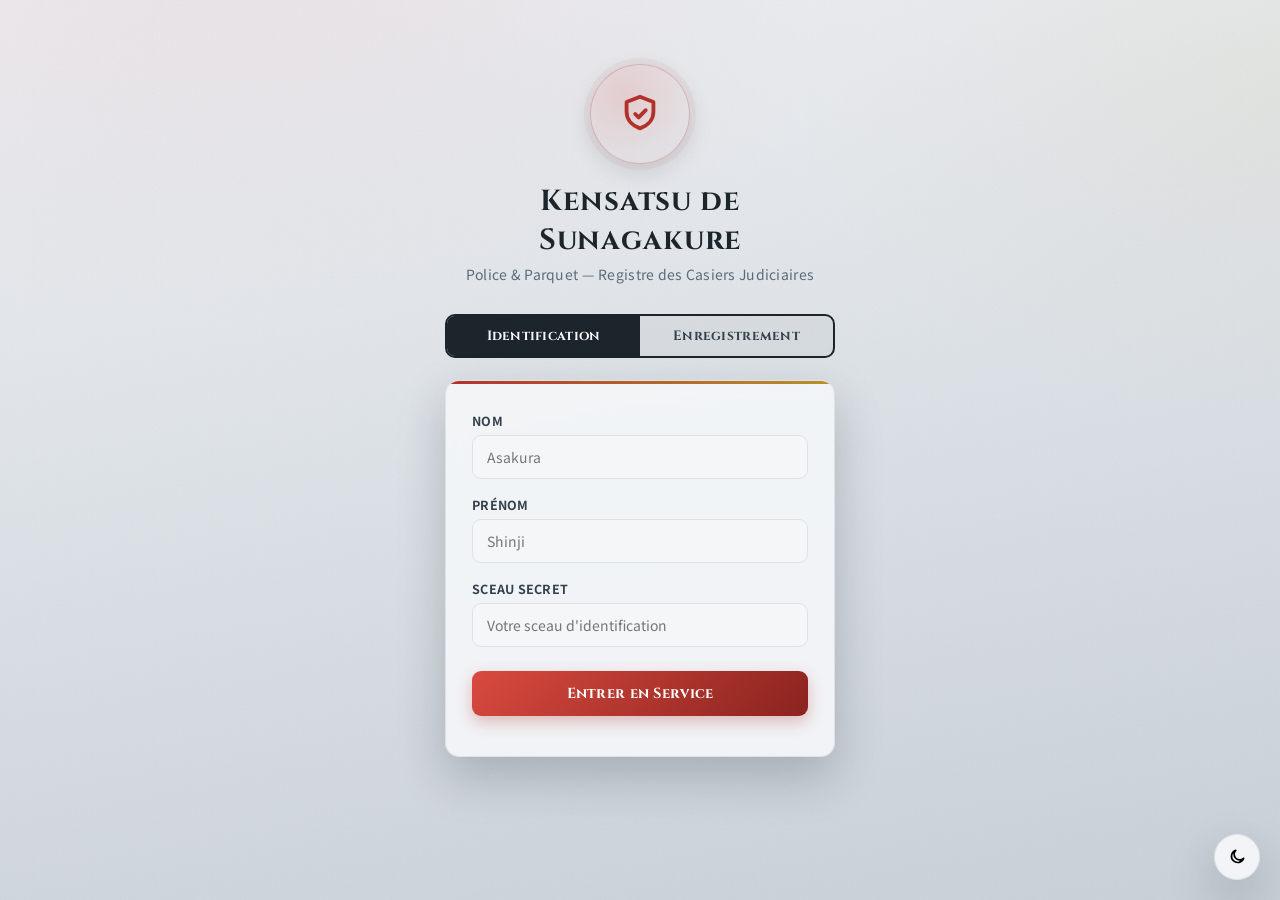
<file: index.html>
<!DOCTYPE html>
<html lang="fr">
<head>
  <meta charset="UTF-8">
  <meta name="viewport" content="width=device-width, initial-scale=1.0">
  <title>Kensatsu de Sunagakure — Police &amp; Parquet</title>
  <link rel="stylesheet" href="style.css?v=25">
  <link href="https://fonts.googleapis.com/css2?family=Cinzel:wght@400;700&family=Noto+Sans+JP:wght@300;400;700&display=swap" rel="stylesheet">
</head>
<body>
  <div class="sand-overlay"></div>
  <button id="theme-toggle" class="theme-toggle" title="Basculer clair / sombre"><svg width="20" height="20" viewBox="0 0 24 24" fill="none" stroke="currentColor" stroke-width="2" stroke-linecap="round" stroke-linejoin="round"><path d="M20 13.5A7.5 7.5 0 1 1 10.5 4 6 6 0 0 0 20 13.5Z"/></svg></button>

  <!-- LOGIN / REGISTER -->
  <div id="auth-screen" class="screen">
    <div class="auth-container">
      <div class="kensatsu-emblem"><svg width="70" height="70" viewBox="0 0 24 24" fill="none" stroke="currentColor" stroke-width="2" stroke-linecap="round" stroke-linejoin="round"><path d="M12 3 5 5.7v5.1c0 4.2 3 7.3 7 8.7 4-1.4 7-4.5 7-8.7V5.7L12 3Z"/><path d="M9.5 12l1.8 1.8L15 10"/></svg></div>
      <h1>Kensatsu de Sunagakure</h1>
      <p class="subtitle">Police &amp; Parquet — Registre des Casiers Judiciaires</p>

      <div class="tabs">
        <button class="tab active" data-tab="login">Identification</button>
        <button class="tab" data-tab="register">Enregistrement</button>
      </div>

      <form id="login-form" class="auth-form">
        <div class="field"><label>Nom</label><input type="text" id="login-nom" placeholder="Asakura" maxlength="60" autocomplete="off" required></div>
        <div class="field"><label>Prénom</label><input type="text" id="login-prenom" placeholder="Shinji" maxlength="60" autocomplete="off" required></div>
        <div class="field"><label>Sceau Secret</label><input type="password" id="login-sceau" placeholder="Votre sceau d'identification" maxlength="100" autocomplete="current-password" required></div>
        <button type="submit" class="btn-primary">Entrer en Service</button>
        <p id="login-error" class="error"></p>
      </form>

      <form id="register-form" class="auth-form hidden">
        <div class="field"><label>Nom</label><input type="text" id="reg-nom" placeholder="Asakura" maxlength="60" autocomplete="off" required></div>
        <div class="field"><label>Prénom</label><input type="text" id="reg-prenom" placeholder="Shinji" maxlength="60" autocomplete="off" required></div>
        <div class="field"><label>Sceau Secret</label><input type="password" id="reg-sceau" placeholder="Choisissez votre sceau (6 caractères min.)" maxlength="100" autocomplete="new-password" required></div>
        <div class="field"><label>Confirmer le Sceau</label><input type="password" id="reg-sceau2" placeholder="Confirmez votre sceau" maxlength="100" autocomplete="new-password" required></div>
        <button type="submit" class="btn-primary">S'enregistrer</button>
        <p id="reg-error" class="error"></p>
        <p id="reg-success" class="success"></p>
      </form>
    </div>
  </div>

  <!-- DASHBOARD -->
  <div id="dashboard-screen" class="screen hidden">
    <div class="admin-layout">
      <aside class="admin-sidebar">
        <div class="sidebar-brand">
          <span class="brand-ico"><svg width="28" height="28" viewBox="0 0 24 24" fill="none" stroke="currentColor" stroke-width="2" stroke-linecap="round" stroke-linejoin="round"><path d="M12 3 5 5.7v5.1c0 4.2 3 7.3 7 8.7 4-1.4 7-4.5 7-8.7V5.7L12 3Z"/></svg></span>
          <span class="brand-txt">Kensatsu<small>Sunagakure</small></span>
        </div>
        <nav class="sidebar-nav">
          <button class="snav active" data-group="service"><svg width="18" height="18" viewBox="0 0 24 24" fill="none" stroke="currentColor" stroke-width="2" stroke-linecap="round" stroke-linejoin="round"><circle cx="12" cy="12" r="9"/><path d="M12 7.5V12l3 1.8"/></svg> Prise de Service</button>
          <button class="snav" data-group="casiers"><svg width="18" height="18" viewBox="0 0 24 24" fill="none" stroke="currentColor" stroke-width="2" stroke-linecap="round" stroke-linejoin="round"><path d="M7 3h7l4 4v13a1 1 0 0 1-1 1H7a1 1 0 0 1-1-1V4a1 1 0 0 1 1-1Z"/><path d="M14 3v4h4"/><path d="M9 13h6M9 16.5h6"/></svg> Casiers</button>
          <button class="snav" data-group="registre"><svg width="18" height="18" viewBox="0 0 24 24" fill="none" stroke="currentColor" stroke-width="2" stroke-linecap="round" stroke-linejoin="round"><rect x="3.5" y="4" width="17" height="16" rx="1.5"/><path d="M7 9h10M7 13h10M7 17h6"/></svg> Registre</button>
          <button class="snav" data-group="plaintes"><svg width="18" height="18" viewBox="0 0 24 24" fill="none" stroke="currentColor" stroke-width="2" stroke-linecap="round" stroke-linejoin="round"><path d="M6 3h9l3 3v15H6Z"/><path d="M15 3v3h3"/><path d="M9 12h6M9 15.5h6M9 8.5h3"/></svg> Plaintes</button>
          <button class="snav" data-group="historique"><svg width="18" height="18" viewBox="0 0 24 24" fill="none" stroke="currentColor" stroke-width="2" stroke-linecap="round" stroke-linejoin="round"><circle cx="12" cy="12" r="9"/><path d="M12 7.5V12l3 1.8"/></svg> Historique</button>
          <button class="snav" data-group="code-penal"><svg width="18" height="18" viewBox="0 0 24 24" fill="none" stroke="currentColor" stroke-width="2" stroke-linecap="round" stroke-linejoin="round"><rect x="4" y="3" width="16" height="18" rx="1.5"/><path d="M8 8h8M8 12h8M8 16h5"/></svg> Code Pénal</button>
          <button class="snav" data-group="dossiers" id="dossiers-nav" style="display:none;"><svg width="18" height="18" viewBox="0 0 24 24" fill="none" stroke="currentColor" stroke-width="2" stroke-linecap="round" stroke-linejoin="round"><path d="M4 7a2 2 0 0 1 2-2h4l2 2h6a2 2 0 0 1 2 2v8a2 2 0 0 1-2 2H6a2 2 0 0 1-2-2Z"/></svg> Dossiers d'enquête</button>
        </nav>
        <div class="sidebar-foot">
          <div class="sidebar-user"><span id="user-name"></span><span id="user-role" class="role-badge"></span></div>
          <a href="admin.html" class="sidebar-link" id="gerance-link" style="display:none;"><svg width="18" height="18" viewBox="0 0 24 24" fill="none" stroke="currentColor" stroke-width="2" stroke-linecap="round" stroke-linejoin="round"><path d="M12 3 5 5.7v5.1c0 4.2 3 7.3 7 8.7 4-1.4 7-4.5 7-8.7V5.7L12 3Z"/></svg> Gérance</a>
          <button id="logout-btn" class="sidebar-link"><svg width="18" height="18" viewBox="0 0 24 24" fill="none" stroke="currentColor" stroke-width="2" stroke-linecap="round" stroke-linejoin="round"><path d="M9 4H6a2 2 0 0 0-2 2v12a2 2 0 0 0 2 2h3"/><path d="M16 17l5-5-5-5M21 12H9"/></svg> Quitter le service</button>
        </div>
      </aside>

      <div class="admin-content">
        <main>
          <section class="status-section">
            <div id="server-status" class="status-card">
              <div class="status-indicator offline"></div>
              <span>Le village est endormi — Hors horaires de service</span>
            </div>
            <div class="clock" id="clock"></div>
          </section>

          <!-- GROUPE SERVICE -->
          <div class="group-panel active" data-group="service">
            <section class="panel-section">
              <h3><svg class="ico" viewBox="0 0 24 24" fill="none" stroke="currentColor" stroke-width="2" stroke-linecap="round" stroke-linejoin="round"><circle cx="12" cy="12" r="9"/><path d="M12 7.5V12l3 1.8"/></svg> Prise de Service</h3>
              <p class="info-text">Les portes de la kensatsu sont ouvertes de <strong>18h30</strong> à <strong>3h00</strong>. Les services encore actifs à 3h sont automatiquement clôturés.</p>
              <div class="poste-controls">
                <button id="btn-service" class="btn-poste">Prendre son service</button>
                <span id="service-badge" class="poste-badge">Hors service</span>
              </div>
              <div class="list-box">
                <h4>Agents actuellement en service</h4>
                <ul id="service-list"></ul>
              </div>
            </section>
          </div>

          <!-- GROUPE CASIERS -->
          <div class="group-panel" data-group="casiers">
            <section class="panel-section">
              <h3><svg class="ico" viewBox="0 0 24 24" fill="none" stroke="currentColor" stroke-width="2" stroke-linecap="round" stroke-linejoin="round"><path d="M7 3h7l4 4v13a1 1 0 0 1-1 1H7a1 1 0 0 1-1-1V4a1 1 0 0 1 1-1Z"/><path d="M14 3v4h4"/></svg> Recherche &amp; Casiers Judiciaires</h3>
              <p class="info-text">Recherche un ninja (via le registre Zenkai) pour consulter son casier et, si besoin, lui adresser une infraction.</p>

              <div class="form-grid">
                <input type="text" id="ninja-search" placeholder="Rechercher un ninja par nom..." maxlength="60" autocomplete="off">
                <div class="search-filters">
                  <select id="filter-rank" autocomplete="off"><option value="">Tous les grades</option></select>
                  <select id="filter-division" autocomplete="off"><option value="">Toutes les sections</option></select>
                </div>
              </div>
              <ul id="ninja-results" class="search-results"></ul>
            </section>
          </div>

          <!-- GROUPE REGISTRE -->
          <div class="group-panel" data-group="registre">
            <section class="panel-section">
              <h3><svg class="ico" viewBox="0 0 24 24" fill="none" stroke="currentColor" stroke-width="2" stroke-linecap="round" stroke-linejoin="round"><rect x="3.5" y="4" width="17" height="16" rx="1.5"/><path d="M7 9h10M7 13h10M7 17h6"/></svg> Registre des Casiers</h3>
              <p class="info-text">Tous les ninjas ayant déjà un casier ouvert à la kensatsu, les plus récemment actifs en premier.</p>
              <div class="form-grid">
                <input type="text" id="registre-search" placeholder="Rechercher un ninja..." maxlength="60" autocomplete="off">
                <div class="search-filters">
                  <select id="registre-statut">
                    <option value="">Tous les casiers</option>
                    <option value="impaye">Avec amende impayée</option>
                    <option value="paye">Entièrement payé</option>
                  </select>
                  <select id="registre-tri">
                    <option value="recent">Plus récent d'abord</option>
                    <option value="montant">Impayé le plus élevé</option>
                    <option value="count">Le plus d'infractions</option>
                  </select>
                </div>
              </div>
              <div class="list-box">
                <ul id="registre-list" class="search-results"></ul>
              </div>
            </section>
          </div>

          <!-- GROUPE PLAINTES -->
          <div class="group-panel" data-group="plaintes">
            <section class="panel-section">
              <h3><svg class="ico" viewBox="0 0 24 24" fill="none" stroke="currentColor" stroke-width="2" stroke-linecap="round" stroke-linejoin="round"><path d="M6 3h9l3 3v15H6Z"/><path d="M15 3v3h3"/><path d="M9 12h6M9 15.5h6M9 8.5h3"/></svg> Registre des Plaintes</h3>
              <button type="button" id="plaintes-toggle" class="panel-toggle-btn">
                <svg width="16" height="16" viewBox="0 0 24 24" fill="none" stroke="currentColor" stroke-width="2.5" stroke-linecap="round" stroke-linejoin="round"><path d="M12 5v14M5 12h14"/></svg>
                Déposer une nouvelle plainte
                <svg class="panel-toggle-chevron" viewBox="0 0 24 24" width="16" height="16" fill="none" stroke="currentColor" stroke-width="2" stroke-linecap="round" stroke-linejoin="round"><path d="M6 9l6 6 6-6"/></svg>
              </button>
              <div id="plaintes-body" class="hidden">
              <p class="info-text">Enregistre une plainte déposée par un ninja, puis suis son traitement.</p>
              <form id="plainte-form" class="form-grid">
                <div class="form-label">Plaignant</div>
                <div class="article-search-wrap">
                  <svg class="article-search-ico" width="16" height="16" viewBox="0 0 24 24" fill="none" stroke="currentColor" stroke-width="2" stroke-linecap="round" stroke-linejoin="round"><circle cx="11" cy="11" r="7"/><path d="m20 20-3.5-3.5"/></svg>
                  <input type="text" id="plainte-plaignant-search" placeholder="Rechercher le plaignant parmi les ninjas..." maxlength="80" autocomplete="off" required>
                </div>
                <ul id="plainte-plaignant-results" class="search-results hidden"></ul>
                <div id="plainte-plaignant-grade" class="article-preview hidden"></div>

                <div class="form-label">Accusé(s) (optionnel — plusieurs possibles)</div>
                <div class="article-search-wrap">
                  <svg class="article-search-ico" width="16" height="16" viewBox="0 0 24 24" fill="none" stroke="currentColor" stroke-width="2" stroke-linecap="round" stroke-linejoin="round"><circle cx="11" cy="11" r="7"/><path d="m20 20-3.5-3.5"/></svg>
                  <input type="text" id="plainte-accuse-search" placeholder="Rechercher un accusé parmi les ninjas puis l'ajouter..." maxlength="80" autocomplete="off">
                </div>
                <ul id="plainte-accuse-results" class="search-results hidden"></ul>
                <div id="plainte-accuses-selected" class="infraction-badges"></div>

                <div class="form-label">Moment des faits</div>
                <input type="datetime-local" id="plainte-moment">

                <div class="form-label">Faits reprochés</div>
                <div class="article-search-wrap">
                  <svg class="article-search-ico" width="16" height="16" viewBox="0 0 24 24" fill="none" stroke="currentColor" stroke-width="2" stroke-linecap="round" stroke-linejoin="round"><circle cx="11" cy="11" r="7"/><path d="m20 20-3.5-3.5"/></svg>
                  <input type="text" id="plainte-articles-search" placeholder="Rechercher un délit/crime à ajouter..." autocomplete="off">
                </div>
                <ul id="plainte-articles-results" class="search-results hidden"></ul>
                <div id="plainte-articles-selected" class="infraction-badges"></div>

                <div class="form-label">Résumé des faits</div>
                <textarea id="plainte-motif" placeholder="Décris les faits reprochés..." rows="4" required></textarea>

                <div class="form-label">Image (optionnel)</div>
                <div class="casier-photo-wrap" id="plainte-photo-wrap" style="width:120px;height:96px;" title="Cliquer ou coller (Ctrl+V)">
                  <img id="plainte-photo-img" class="casier-photo hidden" alt="Photo jointe">
                  <div id="plainte-photo-hint" class="casier-photo-hint">Cliquer ou coller (Ctrl+V)</div>
                </div>

                <button type="submit" class="btn-primary">Enregistrer la plainte</button>
                <p id="plainte-status" class="error"></p>
              </form>
              </div>
              <div class="plaintes-list-head">
                <span class="plaintes-list-count" id="plaintes-count"></span>
                <div class="search-filters">
                  <select id="plainte-statut-filtre">
                    <option value="">Tous les statuts</option>
                    <option value="nouvelle">Nouvelle</option>
                    <option value="en_cours">En cours</option>
                    <option value="traitee">Traitée</option>
                    <option value="classee">Classée</option>
                  </select>
                </div>
              </div>
              <div class="list-box">
                <ul id="plaintes-list" class="dossiers-grid"></ul>
              </div>
            </section>
          </div>

          <!-- GROUPE HISTORIQUE -->
          <div class="group-panel" data-group="historique">
            <section class="panel-section">
              <h3><svg class="ico" viewBox="0 0 24 24" fill="none" stroke="currentColor" stroke-width="2" stroke-linecap="round" stroke-linejoin="round"><circle cx="12" cy="12" r="9"/><path d="M12 7.5V12l3 1.8"/></svg> Historique des Infractions</h3>
              <p class="info-text">Toutes les amendes enregistrées par la kensatsu, les plus récentes en premier.</p>
              <div class="form-grid">
                <input type="text" id="hist-search" placeholder="Rechercher par ninja, code ou libellé d'article..." maxlength="60" autocomplete="off">
                <div class="search-filters">
                  <select id="hist-statut"><option value="">Toutes</option><option value="impaye">Impayées</option><option value="paye">Payées</option></select>
                  <select id="hist-categorie"><option value="">Toutes catégories</option><option value="mineur">Délits mineurs</option><option value="majeur">Délits majeurs</option><option value="crime">Crimes</option></select>
                </div>
              </div>
              <div class="list-box">
                <ul id="historique-list"></ul>
              </div>
            </section>
          </div>

          <!-- GROUPE CODE PENAL -->
          <div class="group-panel" data-group="code-penal">
            <section class="panel-section">
              <h3><svg class="ico" viewBox="0 0 24 24" fill="none" stroke="currentColor" stroke-width="2" stroke-linecap="round" stroke-linejoin="round"><rect x="4" y="3" width="16" height="18" rx="1.5"/><path d="M8 8h8M8 12h8M8 16h5"/></svg> Code Pénal de Sunagakure</h3>
              <p class="info-text">Barème officiel. Récidive sous 1 an : +20% (1<sup>ère</sup>) / +40% (2<sup>e</sup>). Circonstance aggravante (Haut Commandement / agents) : amende ×2.</p>
              <div id="code-penal-tables" class="code-table-wrap"></div>
            </section>
          </div>

          <!-- GROUPE DOSSIERS D'ENQUETE -->
          <div class="group-panel" data-group="dossiers">
            <section class="panel-section">
              <h3><svg class="ico" viewBox="0 0 24 24" fill="none" stroke="currentColor" stroke-width="2" stroke-linecap="round" stroke-linejoin="round"><path d="M4 7a2 2 0 0 1 2-2h4l2 2h6a2 2 0 0 1 2 2v8a2 2 0 0 1-2 2H6a2 2 0 0 1-2-2Z"/></svg> Dossiers d'enquête</h3>
              <p class="info-text">Réservé aux agents spécialisés en enquête. Indépendant des amendes/casiers.</p>
              <form id="dossier-form" class="form-grid">
                <input type="text" id="dossier-titre" placeholder="Titre du dossier" maxlength="120" required>
                <input type="text" id="dossier-ninja" placeholder="Ninja concerné (optionnel)" maxlength="80">
                <textarea id="dossier-description" placeholder="Description / éléments de l'enquête" rows="3"></textarea>
                <select id="dossier-statut">
                  <option value="ouvert">Ouvert</option>
                  <option value="en_cours">En cours</option>
                  <option value="clos">Clos</option>
                </select>
                <button type="submit" class="btn-primary">Créer le dossier</button>
              </form>
              <div class="list-box">
                <h4>Dossiers ouverts</h4>
                <ul id="dossiers-list" class="dossiers-grid"></ul>
              </div>
            </section>
          </div>
        </main>
      </div>
    </div>
  </div>

  <!-- Modal Casier / Ajout d'infraction -->
  <div id="casier-modal-overlay" class="modal-overlay hidden">
    <div class="modal casier-modal">
      <div class="dossier-head">
        <div class="casier-photo-wrap" id="casier-photo-wrap" title="Cliquer pour ajouter/agrandir une photo">
          <img id="casier-photo-img" class="casier-photo hidden" alt="Photo du ninja">
          <div id="casier-photo-hint" class="casier-photo-hint">Cliquer ou coller (Ctrl+V)</div>
        </div>
        <input type="file" id="photo-file-input" accept="image/*" class="hidden">
        <div>
          <div class="infraction-titre" id="casier-nom"></div>
          <div class="infraction-meta" id="casier-meta"></div>
        </div>
      </div>

      <div class="list-box" style="margin-top:12px;">
        <h4>Casier judiciaire</h4>
        <ul id="infractions-list"></ul>
      </div>

      <form id="infraction-form" class="form-grid" style="margin-top:16px;">
        <div class="article-search-wrap">
          <svg class="article-search-ico" width="16" height="16" viewBox="0 0 24 24" fill="none" stroke="currentColor" stroke-width="2" stroke-linecap="round" stroke-linejoin="round"><circle cx="11" cy="11" r="7"/><path d="m20 20-3.5-3.5"/></svg>
          <input type="text" id="inf-article-search" placeholder="Rechercher un article (nom ou code, ex: vol, 2.5, insulte)..." autocomplete="off">
        </div>
        <ul id="inf-article-results" class="search-results hidden"></ul>
        <div class="info-text" style="margin:-4px 0 0;text-align:center;">— ou choisir dans la liste —</div>
        <select id="inf-categorie">
          <option value="">Choisir une catégorie...</option>
          <option value="mineur">Délits mineurs</option>
          <option value="majeur">Délits majeurs</option>
          <option value="crime">Crimes</option>
        </select>
        <select id="inf-article" disabled>
          <option value="">Choisir un article...</option>
        </select>
        <div id="article-preview" class="article-preview hidden"></div>
        <div id="recidive-alert" class="recidive-alert hidden"></div>
        <label class="form-check"><input type="checkbox" id="inf-aggravante"> Circonstance aggravante (Haut Commandement / agents) — amende ×2</label>
        <div id="montant-total" class="montant-total hidden"></div>
        <textarea id="inf-commentaire" placeholder="Commentaire / contexte (optionnel)" rows="2" maxlength="300"></textarea>
        <button type="submit" class="btn-primary">Enregistrer l'infraction</button>
        <p id="infraction-status" class="error"></p>
      </form>

      <div class="modal-actions">
        <button type="button" id="casier-modal-close" class="btn-sm">Fermer</button>
      </div>
    </div>
  </div>

  <!-- Modal Dossier d'enquête -->
  <div id="dossier-modal-overlay" class="modal-overlay hidden">
    <div class="modal casier-modal">
      <div class="dossier-head">
        <div>
          <div class="infraction-titre" id="dossier-modal-titre"></div>
          <div class="infraction-meta" id="dossier-modal-meta"></div>
        </div>
        <select id="dossier-modal-statut" style="margin-left:auto;">
          <option value="ouvert">Ouvert</option>
          <option value="en_cours">En cours</option>
          <option value="clos">Clos</option>
        </select>
      </div>

      <p id="dossier-modal-description" class="info-text" style="margin-top:12px;"></p>

      <div class="list-box" style="margin-top:6px;">
        <h4>Preuves photo</h4>
        <div class="dossier-gallery" id="dossier-modal-gallery"></div>
      </div>

      <div class="list-box">
        <h4>Notes d'enquête</h4>
        <ul id="dossier-notes-list"></ul>
        <form id="dossier-note-form" class="form-grid" style="margin-top:10px;">
          <textarea id="dossier-note-contenu" placeholder="Ajouter une note d'enquête..." rows="2" maxlength="500" required></textarea>
          <button type="submit" class="btn-primary">Ajouter la note</button>
        </form>
      </div>

      <div class="modal-actions">
        <button type="button" id="dossier-delete-btn" class="btn-delete-inf" style="margin-top:0;">Supprimer le dossier</button>
        <button type="button" id="dossier-modal-close" class="btn-sm">Fermer</button>
      </div>
    </div>
  </div>

  <!-- Zoom photo -->
  <div id="photo-zoom-overlay" class="modal-overlay hidden">
    <img id="photo-zoom-img" class="photo-zoom-img" alt="Photo agrandie">
  </div>

  <script src="common.js?v=25"></script>
  <script src="app.js?v=25"></script>
</body>
</html>
</file>
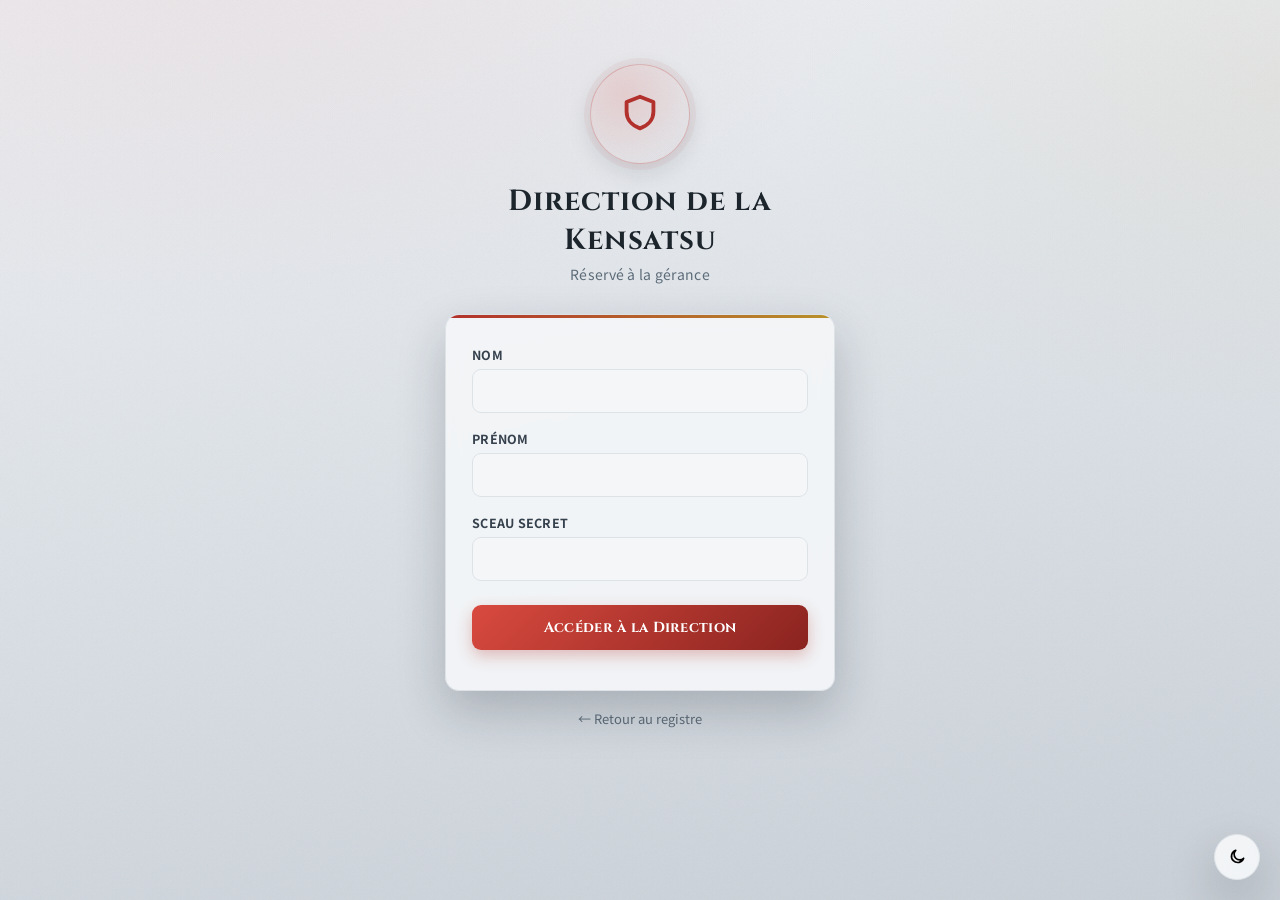
<file: admin.html>
<!DOCTYPE html>
<html lang="fr">
<head>
  <meta charset="UTF-8">
  <meta name="viewport" content="width=device-width, initial-scale=1.0">
  <title>Gérance — Kensatsu de Sunagakure</title>
  <link rel="stylesheet" href="style.css?v=25">
  <link rel="stylesheet" href="admin.css?v=25">
  <link href="https://fonts.googleapis.com/css2?family=Cinzel:wght@400;700&family=Noto+Sans+JP:wght@300;400;700&display=swap" rel="stylesheet">
</head>
<body>
  <div class="sand-overlay"></div>
  <button id="theme-toggle" class="theme-toggle" title="Basculer clair / sombre"><svg width="20" height="20" viewBox="0 0 24 24" fill="none" stroke="currentColor" stroke-width="2" stroke-linecap="round" stroke-linejoin="round"><path d="M20 13.5A7.5 7.5 0 1 1 10.5 4 6 6 0 0 0 20 13.5Z"/></svg></button>

  <!-- LOGIN -->
  <div id="auth-screen" class="screen">
    <div class="auth-container">
      <div class="kensatsu-emblem"><svg width="70" height="70" viewBox="0 0 24 24" fill="none" stroke="currentColor" stroke-width="2" stroke-linecap="round" stroke-linejoin="round"><path d="M12 3 5 5.7v5.1c0 4.2 3 7.3 7 8.7 4-1.4 7-4.5 7-8.7V5.7L12 3Z"/></svg></div>
      <h1>Direction de la Kensatsu</h1>
      <p class="subtitle">Réservé à la gérance</p>
      <form id="login-form" class="auth-form">
        <div class="field"><label>Nom</label><input type="text" id="login-nom" maxlength="60" autocomplete="off" required></div>
        <div class="field"><label>Prénom</label><input type="text" id="login-prenom" maxlength="60" autocomplete="off" required></div>
        <div class="field"><label>Sceau Secret</label><input type="password" id="login-sceau" maxlength="100" autocomplete="current-password" required></div>
        <button type="submit" class="btn-primary">Accéder à la Direction</button>
        <p id="login-error" class="error"></p>
      </form>
      <a href="index.html" class="back-link">← Retour au registre</a>
    </div>
  </div>

  <!-- ADMIN DASHBOARD -->
  <div id="admin-screen" class="screen hidden">
    <div class="admin-layout">
      <aside class="admin-sidebar">
        <div class="sidebar-brand">
          <span class="brand-ico"><svg width="28" height="28" viewBox="0 0 24 24" fill="none" stroke="currentColor" stroke-width="2" stroke-linecap="round" stroke-linejoin="round"><path d="M12 3 5 5.7v5.1c0 4.2 3 7.3 7 8.7 4-1.4 7-4.5 7-8.7V5.7L12 3Z"/></svg></span>
          <span class="brand-txt">Direction<small>Kensatsu · Sunagakure</small></span>
        </div>
        <nav class="sidebar-nav">
          <button class="snav active" data-group="stats"><svg width="18" height="18" viewBox="0 0 24 24" fill="none" stroke="currentColor" stroke-width="2" stroke-linecap="round" stroke-linejoin="round"><path d="M4 20V10M11 20V4M18 20v-7"/></svg> Statistiques</button>
          <button class="snav" data-group="compta"><svg width="18" height="18" viewBox="0 0 24 24" fill="none" stroke="currentColor" stroke-width="2" stroke-linecap="round" stroke-linejoin="round"><circle cx="12" cy="12" r="9"/><path d="M12 7v10M9.5 9.2c0-1.2 1.1-2.2 2.5-2.2s2.5.9 2.5 2c0 2.6-5 1.4-5 4 0 1.1 1.1 2 2.5 2s2.5-1 2.5-2.2"/></svg> Comptabilité</button>
          <button class="snav" data-group="service-histo"><svg width="18" height="18" viewBox="0 0 24 24" fill="none" stroke="currentColor" stroke-width="2" stroke-linecap="round" stroke-linejoin="round"><rect x="4" y="5" width="16" height="15" rx="2"/><path d="M4 9.5h16"/><path d="M8 3v3.5M16 3v3.5"/><path d="M9 13.5h2v3H9z"/></svg> Service</button>
          <button class="snav" data-group="agents"><svg width="18" height="18" viewBox="0 0 24 24" fill="none" stroke="currentColor" stroke-width="2" stroke-linecap="round" stroke-linejoin="round"><circle cx="9" cy="8" r="3.2"/><path d="M3.5 19a5.5 5.5 0 0 1 11 0"/><path d="M16 6.2a3 3 0 0 1 0 5.6"/><path d="M17.5 19a5.5 5.5 0 0 0-3-4.9"/></svg> Agents</button>
          <button class="snav" data-group="permissions"><svg width="18" height="18" viewBox="0 0 24 24" fill="none" stroke="currentColor" stroke-width="2" stroke-linecap="round" stroke-linejoin="round"><rect x="4" y="10" width="16" height="10" rx="2"/><path d="M8 10V7a4 4 0 0 1 8 0v3"/></svg> Permissions</button>
        </nav>
        <div class="sidebar-foot">
          <div class="sidebar-user"><span id="user-name"></span><span id="user-role-badge" class="role-badge"></span></div>
          <a href="index.html" class="sidebar-link"><svg width="18" height="18" viewBox="0 0 24 24" fill="none" stroke="currentColor" stroke-width="2" stroke-linecap="round" stroke-linejoin="round"><path d="M4 11l8-7 8 7"/><path d="M6 9.5V19h12V9.5"/></svg> Retour au registre</a>
          <button id="logout-btn" class="sidebar-link"><svg width="18" height="18" viewBox="0 0 24 24" fill="none" stroke="currentColor" stroke-width="2" stroke-linecap="round" stroke-linejoin="round"><path d="M9 4H6a2 2 0 0 0-2 2v12a2 2 0 0 0 2 2h3"/><path d="M16 17l5-5-5-5M21 12H9"/></svg> Déconnexion</button>
        </div>
      </aside>

      <div class="admin-content">
        <main>
          <!-- GROUPE STATISTIQUES -->
          <div class="group-panel active" data-group="stats">
            <section class="panel-section">
              <h3><svg class="ico" viewBox="0 0 24 24" fill="none" stroke="currentColor" stroke-width="2" stroke-linecap="round" stroke-linejoin="round"><path d="M4 20V10M11 20V4M18 20v-7"/></svg> Statistiques Générales</h3>
              <div class="stat-grid">
                <div class="stat-card"><div class="stat-value" id="stat-total-infractions">0</div><div class="stat-label">Infractions enregistrées</div></div>
                <div class="stat-card"><div class="stat-value" id="stat-total-agents">0</div><div class="stat-label">Agents actifs</div></div>
                <div class="stat-card"><div class="stat-value" id="stat-total-casiers">0</div><div class="stat-label">Casiers ouverts</div></div>
                <div class="stat-card"><div class="stat-value" id="stat-total-dossiers">0</div><div class="stat-label">Dossiers d'enquête</div></div>
                <div class="stat-card"><div class="stat-value" id="stat-total-plaintes">0</div><div class="stat-label">Plaintes enregistrées</div></div>
                <div class="stat-card"><div class="stat-value" id="stat-en-service">0</div><div class="stat-label">Agents en service</div></div>
              </div>
              <p class="info-text" style="margin-top:6px;">Le détail des Ryos (collecté, impayé, par agent) est dans l'onglet <strong>Comptabilité</strong>.</p>
            </section>
          </div>

          <!-- GROUPE COMPTABILITE -->
          <div class="group-panel" data-group="compta">
            <section class="panel-section">
              <h3><svg class="ico" viewBox="0 0 24 24" fill="none" stroke="currentColor" stroke-width="2" stroke-linecap="round" stroke-linejoin="round"><circle cx="12" cy="12" r="9"/><path d="M12 7v10M9.5 9.2c0-1.2 1.1-2.2 2.5-2.2s2.5.9 2.5 2c0 2.6-5 1.4-5 4 0 1.1 1.1 2 2.5 2s2.5-1 2.5-2.2"/></svg> Comptabilité des Ryos</h3>
              <p class="info-text">Suis les Ryos collectés/impayés sur une période, filtrés par agent ou catégorie.</p>
              <div class="filters">
                <div class="field"><label>Période</label>
                  <select id="compta-periode">
                    <option value="today">Aujourd'hui</option>
                    <option value="week" selected>Cette semaine</option>
                    <option value="week-1">Semaine dernière</option>
                    <option value="month">Ce mois</option>
                    <option value="all">Tout</option>
                  </select>
                </div>
                <div class="field"><label>Agent</label>
                  <select id="compta-agent"><option value="all">Tous</option></select>
                </div>
                <div class="field"><label>Catégorie</label>
                  <select id="compta-categorie">
                    <option value="">Toutes</option>
                    <option value="mineur">Délits mineurs</option>
                    <option value="majeur">Délits majeurs</option>
                    <option value="crime">Crimes</option>
                  </select>
                </div>
                <button id="compta-refresh" class="btn-primary" style="width:auto;margin-top:20px;padding:10px 20px">Actualiser</button>
              </div>
              <div class="stat-grid" style="margin-top:18px;">
                <div class="stat-card"><div class="stat-value" id="compta-total">0</div><div class="stat-label">Infractions sur la période</div></div>
                <div class="stat-card"><div class="stat-value" id="compta-collecte">0 ₽</div><div class="stat-label">Collecté</div></div>
                <div class="stat-card"><div class="stat-value" id="compta-impaye">0 ₽</div><div class="stat-label">Impayé</div></div>
                <div class="stat-card"><div class="stat-value" id="compta-emis">0 ₽</div><div class="stat-label">Total émis</div></div>
              </div>
              <h3 style="margin-top:6px;">Détail par agent</h3>
              <div class="table-wrapper">
                <table class="data-table">
                  <thead><tr><th>Agent</th><th>Infractions</th><th>Collecté</th><th>Impayé</th></tr></thead>
                  <tbody id="compta-agents-body"></tbody>
                </table>
              </div>
              <h3 style="margin-top:18px;">Détail par catégorie</h3>
              <div class="table-wrapper">
                <table class="data-table">
                  <thead><tr><th>Catégorie</th><th>Infractions</th><th>Collecté</th><th>Impayé</th></tr></thead>
                  <tbody id="compta-categories-body"></tbody>
                </table>
              </div>
            </section>
          </div>

          <!-- GROUPE SERVICE -->
          <div class="group-panel" data-group="service-histo">
            <section class="panel-section">
              <h3><svg class="ico" viewBox="0 0 24 24" fill="none" stroke="currentColor" stroke-width="2" stroke-linecap="round" stroke-linejoin="round"><rect x="4" y="5" width="16" height="15" rx="2"/><path d="M4 9.5h16"/><path d="M8 3v3.5M16 3v3.5"/></svg> Historique des Services</h3>
              <p class="info-text">Suivi des prises de service des agents.</p>
              <div class="filters">
                <div class="field"><label>Période</label>
                  <select id="service-periode">
                    <option value="today">Aujourd'hui</option>
                    <option value="week" selected>Cette semaine</option>
                    <option value="week-1">Semaine dernière</option>
                    <option value="month">Ce mois</option>
                    <option value="all">Tout</option>
                  </select>
                </div>
                <div class="field"><label>Agent</label>
                  <select id="service-agent"><option value="all">Tous</option></select>
                </div>
                <button id="service-refresh" class="btn-primary" style="width:auto;margin-top:20px;padding:10px 20px">Actualiser</button>
              </div>
              <div class="stat-grid" style="margin-top:18px;">
                <div class="stat-card"><div class="stat-value" id="service-en-cours">0</div><div class="stat-label">Actuellement en service</div></div>
                <div class="stat-card"><div class="stat-value" id="service-total-postes">0</div><div class="stat-label">Services sur la période</div></div>
                <div class="stat-card"><div class="stat-value" id="service-total-temps">0h</div><div class="stat-label">Temps total cumulé</div></div>
              </div>
              <h3 style="margin-top:6px;">Récapitulatif par agent</h3>
              <div class="table-wrapper">
                <table class="data-table">
                  <thead><tr><th>Agent</th><th>Nb de services</th><th>Temps total</th><th>Moy. / service</th><th>Dernier service</th></tr></thead>
                  <tbody id="service-recap-body"></tbody>
                </table>
              </div>
            </section>

            <section class="panel-section">
              <h3><svg class="ico" viewBox="0 0 24 24" fill="none" stroke="currentColor" stroke-width="2" stroke-linecap="round" stroke-linejoin="round"><path d="M9 12l2 2 4-4"/><circle cx="12" cy="12" r="9"/></svg> Gestion en direct</h3>
              <p class="info-text">Mets un agent en service ou retire-le manuellement, quelle que soit l'heure.</p>
              <div class="table-wrapper">
                <table class="data-table">
                  <thead><tr><th>Agent</th><th>Statut</th><th>Depuis</th><th></th></tr></thead>
                  <tbody id="postes-admin-body"></tbody>
                </table>
              </div>
            </section>

            <section class="panel-section">
              <h3><svg class="ico" viewBox="0 0 24 24" fill="none" stroke="currentColor" stroke-width="2" stroke-linecap="round" stroke-linejoin="round"><path d="M4 5h16M4 12h16M4 19h10"/></svg> Détail des Services</h3>
              <p class="info-text">Corrige le début/la fin d'un service, ou supprime une entrée erronée (filtres période/agent ci-dessus).</p>
              <div class="table-wrapper">
                <table class="data-table">
                  <thead><tr><th>Agent</th><th>Date</th><th>Début</th><th>Fin</th><th>Durée</th><th>Statut</th><th></th></tr></thead>
                  <tbody id="service-detail-body"></tbody>
                </table>
              </div>
            </section>
          </div>

          <!-- GROUPE AGENTS -->
          <div class="group-panel" data-group="agents">
            <section class="panel-section">
              <h3><svg class="ico" viewBox="0 0 24 24" fill="none" stroke="currentColor" stroke-width="2" stroke-linecap="round" stroke-linejoin="round"><circle cx="9" cy="8" r="3.2"/><path d="M3.5 19a5.5 5.5 0 0 1 11 0"/></svg> Gestion des Agents</h3>
              <p class="info-text">Attribue les grades (gardien provisoire → gérant) et active ou désactive les comptes.</p>
              <div class="table-wrapper">
                <table class="data-table">
                  <thead><tr><th>Agent</th><th>Rôle actuel</th><th>Attribuer</th><th>Enquêteur</th><th>Statut</th><th></th></tr></thead>
                  <tbody id="agents-body"></tbody>
                </table>
              </div>
            </section>
          </div>

          <!-- GROUPE PERMISSIONS -->
          <div class="group-panel" data-group="permissions">
            <section class="panel-section">
              <h3><svg class="ico" viewBox="0 0 24 24" fill="none" stroke="currentColor" stroke-width="2" stroke-linecap="round" stroke-linejoin="round"><rect x="4" y="10" width="16" height="10" rx="2"/><path d="M8 10V7a4 4 0 0 1 8 0v3"/></svg> Tableau des Permissions</h3>
              <p class="info-text">Attribue chaque action par grade. Le grade <strong>Gérant</strong> a toujours accès à tout — non modifiable, pour ne jamais te bloquer l'accès à la gérance par erreur.</p>
              <div class="table-wrapper">
                <table class="data-table" id="permissions-table">
                  <thead><tr id="permissions-table-head"></tr></thead>
                  <tbody id="permissions-table-body"></tbody>
                </table>
              </div>
            </section>
          </div>
        </main>
      </div>
    </div>
  </div>

  <script src="common.js?v=25"></script>
  <script src="admin.js?v=25"></script>
</body>
</html>
</file>
<file: style.css>
* { margin: 0; padding: 0; box-sizing: border-box; }

:root {
  --paper: #eef0f3;
  --paper-mid: #dde2e7;
  --steel: #35414d;
  --steel-dark: #1c242c;
  --navy: #131b23;
  --red-seal: #b3312c;
  --red-seal-dark: #8a231f;
  --red-seal-light: #d94a3f;
  --gold: #b8912a;
  --gold-light: #e0c268;
  --cream: #f4f6f8;
  --green: #2e7d32;
  --blue: #1565c0;
  --text: #1c242c;
  --text-light: #5c6b78;
  --shadow-sm: 0 2px 8px rgba(19,27,35,.08);
  --shadow-md: 0 8px 24px rgba(19,27,35,.12);
  --shadow-lg: 0 20px 48px rgba(19,27,35,.22);
  --chevron: url("data:image/svg+xml,%3Csvg xmlns='http://www.w3.org/2000/svg' width='14' height='14' viewBox='0 0 24 24' fill='none' stroke='%235c6b78' stroke-width='2.5' stroke-linecap='round' stroke-linejoin='round'%3E%3Cpath d='m6 9 6 6 6-6'/%3E%3C/svg%3E");
}
body.dark {
  --chevron: url("data:image/svg+xml,%3Csvg xmlns='http://www.w3.org/2000/svg' width='14' height='14' viewBox='0 0 24 24' fill='none' stroke='%239fb0bd' stroke-width='2.5' stroke-linecap='round' stroke-linejoin='round'%3E%3Cpath d='m6 9 6 6 6-6'/%3E%3C/svg%3E");
}
select {
  appearance: none; -webkit-appearance: none; -moz-appearance: none;
  background-image: var(--chevron); background-repeat: no-repeat;
  background-position: right 12px center; background-size: 13px;
  padding-right: 34px !important;
}

* { scrollbar-width: thin; scrollbar-color: rgba(179,49,44,.4) transparent; }
::-webkit-scrollbar { width: 8px; height: 8px; }
::-webkit-scrollbar-thumb { background: rgba(179,49,44,.35); border-radius: 10px; }
::-webkit-scrollbar-thumb:hover { background: rgba(179,49,44,.55); }
::-webkit-scrollbar-track { background: transparent; }

body {
  font-family: 'Noto Sans JP', sans-serif;
  background:
    radial-gradient(1200px 700px at 15% -10%, rgba(179,49,44,.07) 0%, transparent 60%),
    radial-gradient(900px 600px at 100% 10%, rgba(184,146,42,.06) 0%, transparent 55%),
    linear-gradient(170deg, #eef0f3 0%, #dde2e7 45%, #c9d0d7 100%);
  color: var(--text);
  min-height: 100vh;
  position: relative;
}

.sand-overlay {
  position: fixed; inset: 0;
  background: url("data:image/svg+xml,%3Csvg width='60' height='60' xmlns='http://www.w3.org/2000/svg'%3E%3Cfilter id='n'%3E%3CfeTurbulence baseFrequency='.65' numOctaves='3' stitchTiles='stitch'/%3E%3C/filter%3E%3Crect width='100%25' height='100%25' filter='url(%23n)' opacity='.035'/%3E%3C/svg%3E");
  pointer-events: none; z-index: 0;
}

.screen { position: relative; z-index: 1; }
.hidden { display: none !important; }

@keyframes fadeUp { from { opacity: 0; transform: translateY(10px); } to { opacity: 1; transform: translateY(0); } }
@keyframes fadeScale { from { opacity: 0; transform: scale(.94) translateY(8px); } to { opacity: 1; transform: scale(1) translateY(0); } }
@keyframes glowPulse { 0%,100% { box-shadow: 0 0 0 0 rgba(179,49,44,.35); } 50% { box-shadow: 0 0 0 10px rgba(179,49,44,0); } }

/* AUTH */
.auth-container { max-width: 430px; margin: 0 auto; padding: 64px 20px; text-align: center; animation: fadeUp .5s ease both; }

.kensatsu-emblem {
  font-size: 64px; color: var(--red-seal);
  display: inline-flex; align-items: center; justify-content: center;
  width: 100px; height: 100px; margin: 0 auto 18px;
  border-radius: 50%;
  background: radial-gradient(circle at 35% 30%, rgba(217,74,63,.16), rgba(179,49,44,.03) 70%);
  border: 1px solid rgba(179,49,44,.25);
  box-shadow: 0 0 0 6px rgba(179,49,44,.05), var(--shadow-md);
}

h1 { font-family: 'Cinzel', serif; font-size: 29px; color: var(--steel-dark); margin-bottom: 4px; letter-spacing: .03em; }
.subtitle { color: var(--text-light); font-size: 14px; margin-bottom: 30px; letter-spacing: .02em; }

.tabs { display: flex; gap: 0; border-radius: 10px; overflow: hidden; margin-bottom: 22px; border: 2px solid var(--steel-dark); background: rgba(28,36,44,.04); }
.tab { flex: 1; padding: 11px; background: transparent; border: none; font-family: 'Cinzel', serif; font-size: 13.5px; font-weight: 700; letter-spacing: .02em; color: var(--steel); cursor: pointer; transition: all .25s; }
.tab.active { background: var(--steel-dark); color: var(--cream); }
.tab:not(.active):hover { background: rgba(28,36,44,.08); }

.auth-form {
  background: rgba(244,246,248,.92); backdrop-filter: blur(10px);
  border-radius: 14px; padding: 30px 26px; border: 1px solid var(--paper-mid);
  box-shadow: var(--shadow-lg); position: relative; overflow: hidden;
}
.auth-form::before { content: ''; position: absolute; top: 0; left: 0; right: 0; height: 3px; background: linear-gradient(90deg, var(--red-seal), var(--gold)); }

.field { margin-bottom: 16px; text-align: left; }
.field label { display: block; font-size: 12.5px; font-weight: 700; color: var(--steel); margin-bottom: 5px; letter-spacing: .02em; text-transform: uppercase; }
.field input, .field select, .field textarea {
  width: 100%; padding: 11px 14px;
  border: 1.5px solid var(--paper-mid); border-radius: 9px;
  background: var(--cream); font-family: inherit; font-size: 14px;
  color: var(--text); transition: border-color .2s, box-shadow .2s;
}
.field input:focus, .field select:focus, .field textarea:focus { outline: none; border-color: var(--red-seal); box-shadow: 0 0 0 3px rgba(179,49,44,.12); }

.btn-primary {
  width: 100%; padding: 13px; color: #fff; border: none; border-radius: 9px;
  font-family: 'Cinzel', serif; font-size: 14.5px; font-weight: 700; letter-spacing: .02em;
  cursor: pointer; transition: all .2s; margin-top: 8px;
  background: linear-gradient(135deg, var(--red-seal-light), var(--red-seal-dark));
  box-shadow: 0 6px 16px rgba(179,49,44,.3);
}
.btn-primary:hover { transform: translateY(-1px); box-shadow: 0 10px 22px rgba(179,49,44,.4); }
.btn-primary:active { transform: translateY(0); }
.btn-primary:disabled { opacity: .5; cursor: not-allowed; transform: none; box-shadow: none; }

.error { color: var(--red-seal); font-size: 13px; margin-top: 10px; font-weight: 600; }
.success { color: var(--green); font-size: 13px; margin-top: 10px; font-weight: 600; }

/* HEADER */
header { display: flex; justify-content: space-between; align-items: center; padding: 14px 24px; background: rgba(19,27,35,.92); backdrop-filter: blur(8px); color: var(--cream); }
.header-left { display: flex; align-items: center; gap: 10px; }
.kensatsu-emblem-sm { font-size: 24px; color: var(--red-seal); }
header h2 { font-family: 'Cinzel', serif; font-size: 18px; }
.header-right { display: flex; align-items: center; gap: 14px; }
#user-name { font-size: 14px; opacity: .8; }

.btn-sm { padding: 7px 15px; border: 1px solid rgba(255,255,255,.3); border-radius: 7px; background: transparent; color: var(--cream); font-family: inherit; font-size: 13px; font-weight: 600; cursor: pointer; transition: all .2s; }
.btn-sm:hover { background: rgba(255,255,255,.12); border-color: rgba(255,255,255,.45); }

main { max-width: 900px; margin: 0 auto; padding: 24px 20px; }

/* STATUS */
.status-section { display: flex; justify-content: space-between; align-items: center; margin-bottom: 26px; flex-wrap: wrap; gap: 12px; animation: fadeUp .4s ease both; }
.status-card { display: flex; align-items: center; gap: 10px; background: rgba(244,246,248,.85); backdrop-filter: blur(6px); padding: 13px 18px; border-radius: 11px; border: 1px solid var(--paper-mid); font-size: 14px; box-shadow: var(--shadow-sm); }
.status-indicator { width: 11px; height: 11px; border-radius: 50%; flex-shrink: 0; }
.status-indicator.online { background: var(--green); box-shadow: 0 0 8px var(--green); }
.status-indicator.offline { background: #9e9e9e; }
.clock { font-family: 'Cinzel', serif; font-size: 23px; font-weight: 700; color: var(--steel-dark); letter-spacing: .02em; }

/* SECTIONS PANEL */
.panel-section {
  background: rgba(244,246,248,.9); backdrop-filter: blur(6px);
  border-radius: 14px; padding: 26px; border: 1px solid var(--paper-mid);
  margin-bottom: 22px; box-shadow: var(--shadow-md);
  position: relative; overflow: hidden;
  animation: fadeUp .4s ease both;
}
.panel-section::before { content: ''; position: absolute; top: 0; left: 0; right: 0; height: 3px; background: linear-gradient(90deg, var(--red-seal), var(--gold) 60%, transparent); opacity: .8; }

h3 { font-family: 'Cinzel', serif; font-size: 19px; margin-bottom: 10px; color: var(--steel-dark); display: flex; align-items: center; letter-spacing: .01em; padding-bottom: 12px; border-bottom: 1px solid rgba(53,65,77,.12); }
h3 .ico { color: var(--red-seal); filter: drop-shadow(0 1px 1px rgba(0,0,0,.08)); }
.info-text { font-size: 13.5px; color: var(--text-light); margin-bottom: 16px; line-height: 1.5; }

.form-grid { display: flex; flex-direction: column; gap: 11px; margin-bottom: 18px; }
.form-grid input, .form-grid select, .form-grid textarea {
  width: 100%; padding: 11px 14px; border: 1.5px solid var(--paper-mid); border-radius: 9px;
  background: var(--cream); font-family: inherit; font-size: 14px; color: var(--text); resize: vertical;
  transition: border-color .2s, box-shadow .2s;
}
.form-grid input:focus, .form-grid select:focus, .form-grid textarea:focus { outline: none; border-color: var(--red-seal); box-shadow: 0 0 0 3px rgba(179,49,44,.1); }
.form-grid .btn-primary { width: auto; align-self: flex-start; padding: 11px 24px; }
.form-row { display: grid; grid-template-columns: 1fr 1fr; gap: 10px; }
.form-check { display: flex; align-items: center; gap: 8px; font-size: 14px; color: var(--text); }
.form-check input { width: auto; accent-color: var(--red-seal); }

.form-label { font-size: 12px; font-weight: 700; color: var(--steel); letter-spacing: .02em; text-transform: uppercase; margin: 4px 0 -5px; }
body.dark .form-label { color: #c9d3db; }

.article-search-wrap { position: relative; }
.article-search-ico { position: absolute; left: 13px; top: 50%; transform: translateY(-50%); color: var(--text-light); pointer-events: none; }
.article-search-wrap input { padding-left: 36px !important; }

/* RECHERCHE NINJA */
.search-results { list-style: none; margin-top: 10px; max-height: 420px; overflow-y: auto; }
.search-result { padding: 11px 14px; border: 1px solid var(--paper-mid); border-left: 3px solid transparent; border-radius: 9px; margin-bottom: 7px; cursor: pointer; background: var(--cream); transition: all .18s; font-size: 14px; }
.search-result:hover { border-color: var(--red-seal); border-left-color: var(--red-seal); background: rgba(179,49,44,.06); transform: translateX(2px); box-shadow: var(--shadow-sm); }
.search-result strong { color: var(--steel-dark); }
.search-result-empty { padding: 8px 4px; color: var(--text-light); font-style: italic; font-size: 13px; }
.search-filters { display: flex; gap: 10px; }
.search-filters select,
.dossier-head select {
  flex: 1; min-width: 0; padding: 10px 14px;
  border: 1.5px solid var(--paper-mid); border-radius: 9px;
  background: var(--cream); font-family: inherit; font-size: 13.5px; color: var(--text);
}
.search-filters select:focus, .dossier-head select:focus { outline: none; border-color: var(--red-seal); }
body.dark .search-filters select, body.dark .dossier-head select {
  background: #10161c; color: #e6ebef; border-color: #33424f;
}
.search-load-more { text-align: center; font-weight: 700; color: var(--red-seal); }
.search-load-more:hover { border-left-color: transparent !important; transform: none !important; }

.list-empty { opacity: .55; list-style: none; font-style: italic; padding: 18px 10px !important; text-align: center; border: 1px dashed var(--paper-mid); border-radius: 9px; }
.list-box { border-top: 1px solid var(--paper-mid); padding-top: 16px; }
.list-box h4 { font-size: 13.5px; color: var(--text-light); margin-bottom: 10px; text-transform: uppercase; letter-spacing: .03em; }
.list-box ul { list-style: none; }
.list-box li { padding: 12px 4px; border-bottom: 1px solid rgba(53,65,77,.12); transition: background .15s; }
.list-box li:hover { background: rgba(53,65,77,.03); }

/* DOSSIER / CASIER */
.dossier-head { display: flex; align-items: center; gap: 14px; margin-top: 14px; padding: 14px 16px; border: 1px solid var(--paper-mid); border-radius: 12px; background: linear-gradient(135deg, rgba(179,49,44,.07), rgba(184,146,42,.04)); }
.dossier-click { cursor: pointer; border-radius: 8px; padding: 4px 6px; margin: -4px -6px; transition: .15s; }
.dossier-click:hover { background: rgba(179,49,44,.06); }

.infraction-item { display: flex; justify-content: space-between; align-items: flex-start; gap: 12px; }
.infraction-left { flex: 1; min-width: 0; }
.infraction-titre { font-size: 14px; font-weight: 700; color: var(--steel-dark); }
.infraction-meta { font-size: 12px; color: var(--text-light); margin-top: 2px; }
.infraction-montant { font-family: 'Cinzel', serif; font-weight: 700; font-size: 16px; color: var(--red-seal); white-space: nowrap; }
.infraction-badges { display: flex; gap: 6px; margin-top: 6px; flex-wrap: wrap; }
.jbadge { font-size: 13px; }
.tag { display: inline-flex; align-items: center; padding: 2px 9px; border-radius: 20px; font-size: 10.5px; font-weight: 700; letter-spacing: .02em; }
.tag-recidive1 { background: rgba(184,146,42,.15); border: 1px solid rgba(184,146,42,.4); color: #8a6c1a; }
.tag-recidive2 { background: rgba(179,49,44,.15); border: 1px solid rgba(179,49,44,.4); color: var(--red-seal-dark); }
.tag-aggravante { background: rgba(19,27,35,.12); border: 1px solid rgba(19,27,35,.35); color: var(--steel-dark); }
.tag-paye { background: rgba(46,125,50,.15); border: 1px solid rgba(46,125,50,.4); color: var(--green); }
.tag-impaye { background: rgba(179,49,44,.12); border: 1px solid rgba(179,49,44,.35); color: var(--red-seal-dark); }
.btn-toggle-paye { flex-shrink: 0; font-size: 12px; padding: 5px 13px; border-radius: 8px; border: 1.5px solid var(--green); background: transparent; color: var(--green); cursor: pointer; white-space: nowrap; transition: .2s; font-family: inherit; font-weight: 600; }
.btn-toggle-paye:hover { background: rgba(46,125,50,.12); transform: translateY(-1px); }
.btn-toggle-paye.impaye { border-color: var(--red-seal); color: var(--red-seal); }
.btn-toggle-paye.impaye:hover { background: rgba(179,49,44,.1); }

.recidive-alert { margin-top: 8px; padding: 10px 13px; border-radius: 9px; font-size: 13px; font-weight: 600; }
.recidive-alert.niveau1 { background: rgba(184,146,42,.12); border: 1px solid rgba(184,146,42,.35); color: #8a6c1a; }
.recidive-alert.niveau2 { background: rgba(179,49,44,.12); border: 1px solid rgba(179,49,44,.35); color: var(--red-seal-dark); }

.article-preview { margin: 4px 0 4px; padding: 12px 14px; border-radius: 10px; background: rgba(53,65,77,.06); border: 1px solid var(--paper-mid); font-size: 13px; }
.article-preview .ap-row { display: flex; justify-content: space-between; gap: 10px; margin-top: 5px; }
.article-preview .ap-label { color: var(--text-light); }
.montant-total { font-family: 'Cinzel', serif; font-size: 25px; font-weight: 700; color: var(--red-seal); margin: 8px 0; text-shadow: 0 1px 2px rgba(179,49,44,.15); }

/* TABLE CODE PENAL */
.code-table-wrap { overflow-x: auto; border-radius: 10px; }
table.code-table { width: 100%; border-collapse: collapse; font-size: 13px; margin-bottom: 24px; border-radius: 10px; overflow: hidden; box-shadow: var(--shadow-sm); }
table.code-table caption { text-align: left; font-family: 'Cinzel', serif; font-size: 16px; color: var(--steel-dark); padding: 4px 2px 10px; }
table.code-table th, table.code-table td { padding: 10px 12px; border-bottom: 1px solid var(--paper-mid); text-align: left; }
table.code-table th { background: linear-gradient(135deg, var(--steel-dark), #101820); color: var(--cream); font-family: 'Cinzel', serif; font-weight: 700; font-size: 11.5px; letter-spacing: .03em; white-space: nowrap; text-transform: uppercase; }
table.code-table tbody tr { background: var(--cream); transition: background .15s; }
table.code-table tbody tr:nth-child(even) { background: rgba(53,65,77,.03); }
table.code-table tr.cat-mineur td:first-child { border-left: 4px solid #4b7ea8; }
table.code-table tr.cat-majeur td:first-child { border-left: 4px solid var(--gold); }
table.code-table tr.cat-crime td:first-child { border-left: 4px solid var(--red-seal); }
table.code-table td.num { font-weight: 700; color: var(--text-light); white-space: nowrap; }
table.code-table td.amount { font-weight: 700; white-space: nowrap; }
table.code-table tr:hover td { background: rgba(179,49,44,.05); }

/* MODAL */
.modal-overlay { position: fixed; inset: 0; z-index: 100; background: rgba(12,17,22,.68); backdrop-filter: blur(6px); display: flex; align-items: center; justify-content: center; animation: fadeUp .2s ease both; }
.modal { background: var(--cream); border-radius: 14px; padding: 30px; width: 90%; max-width: 460px; box-shadow: var(--shadow-lg); animation: fadeScale .22s cubic-bezier(.2,.8,.3,1) both; }
.modal h3 { margin-bottom: 14px; }
.modal textarea { width: 100%; padding: 11px 14px; border: 1.5px solid var(--paper-mid); border-radius: 9px; background: #fff; font-family: inherit; font-size: 14px; resize: vertical; margin-bottom: 16px; }
.modal textarea:focus { outline: none; border-color: var(--red-seal); box-shadow: 0 0 0 3px rgba(179,49,44,.1); }
.modal-actions { display: flex; gap: 10px; justify-content: flex-end; }
.modal-actions .btn-primary { width: auto; padding: 11px 26px; }
.modal-actions .btn-sm { color: var(--text); border-color: var(--paper-mid); }
body.dark .modal-actions .btn-sm { color: #e6ebef; }
.casier-modal { max-width: 640px; max-height: 92vh; overflow-y: auto; padding: 20px 22px; }
.casier-modal .dossier-head { padding: 10px 14px; margin-top: 0; }
#infractions-list { max-height: 320px; overflow-y: auto; }

.casier-photo-wrap {
  width: 96px; height: 120px; border-radius: 10px; overflow: hidden; flex-shrink: 0;
  border: 1px solid var(--paper-mid); background: rgba(53,65,77,.06);
  display: flex; align-items: center; justify-content: center;
  font-size: 11px; line-height: 1.2; text-align: center; color: var(--text-light); padding: 4px;
  box-shadow: var(--shadow-sm);
}
.casier-photo { width: 100%; height: 100%; object-fit: cover; cursor: zoom-in; transition: filter .15s, transform .15s; }
.casier-photo:hover { filter: brightness(1.08); transform: scale(1.02); }
body.dark .casier-photo-wrap { border-color: #33424f; background: rgba(255,255,255,.04); color: #9fb0bd; }

.photo-zoom-overlay { cursor: zoom-out; }
.photo-zoom-img { max-width: 90vw; max-height: 90vh; border-radius: 12px; box-shadow: 0 24px 64px rgba(0,0,0,.5); animation: fadeScale .22s cubic-bezier(.2,.8,.3,1) both; }

.poste-controls { display: flex; align-items: center; gap: 16px; margin-bottom: 20px; flex-wrap: wrap; }
.btn-poste {
  padding: 12px 28px; background: var(--green); color: #fff; border: none; border-radius: 9px;
  font-family: 'Cinzel', serif; font-size: 14.5px; font-weight: 700; cursor: pointer; transition: all .2s;
  box-shadow: 0 6px 16px rgba(46,125,50,.3);
}
.btn-poste:hover { transform: translateY(-1px); filter: brightness(1.06); }
.btn-poste.en-poste { background: var(--red-seal); box-shadow: 0 6px 16px rgba(179,49,44,.3); }
.poste-badge { padding: 6px 16px; border-radius: 20px; font-size: 13px; font-weight: 700; background: rgba(0,0,0,.06); color: var(--text-light); }
.poste-badge.actif { background: rgba(46,125,50,.15); color: var(--green); }
body.dark .poste-badge { background: rgba(255,255,255,.08); color: #9fb0bd; }
body.dark .poste-badge.actif { background: rgba(46,125,50,.2); color: #7fd6a0; }

.plainte-statut-tag.nouvelle { background: rgba(75,126,168,.15); border: 1px solid rgba(75,126,168,.4); color: #2f5f80; }
.plainte-statut-tag.en_cours { background: rgba(184,146,42,.15); border: 1px solid rgba(184,146,42,.4); color: #8a6c1a; }
.plainte-statut-tag.traitee { background: rgba(46,125,50,.15); border: 1px solid rgba(46,125,50,.4); color: var(--green); }
.plainte-statut-tag.classee { background: rgba(0,0,0,.08); border: 1px solid rgba(0,0,0,.2); color: var(--text-light); }
body.dark .plainte-statut-tag.classee { background: rgba(255,255,255,.08); border-color: rgba(255,255,255,.2); color: #9fb0bd; }

/* Pastilles de statut (plaintes / dossiers) — pochette + fiche */
.statut-pill {
  display: inline-flex; align-items: center; gap: 6px; flex-shrink: 0;
  padding: 5px 13px; border-radius: 20px; font-size: 10.5px; font-weight: 700;
  letter-spacing: .03em; text-transform: uppercase; box-shadow: var(--shadow-sm);
}
.statut-dot { width: 6px; height: 6px; border-radius: 50%; background: currentColor; flex-shrink: 0; }
.statut-pill.statut-nouvelle { background: rgba(75,126,168,.15); border: 1px solid rgba(75,126,168,.4); color: #2f5f80; }
.statut-pill.statut-en_cours { background: rgba(184,146,42,.15); border: 1px solid rgba(184,146,42,.4); color: #8a6c1a; }
.statut-pill.statut-traitee { background: rgba(46,125,50,.15); border: 1px solid rgba(46,125,50,.4); color: var(--green); }
.statut-pill.statut-classee { background: rgba(0,0,0,.08); border: 1px solid rgba(0,0,0,.2); color: var(--text-light); }
body.dark .statut-pill.statut-nouvelle { color: #8fc0e6; }
body.dark .statut-pill.statut-en_cours { color: #e0c268; }
body.dark .statut-pill.statut-traitee { color: #7fd6a0; }
body.dark .statut-pill.statut-classee { background: rgba(255,255,255,.08); border-color: rgba(255,255,255,.2); color: #9fb0bd; }

.statut-select {
  padding: 8px 34px 8px 15px; border-radius: 20px; font-family: 'Cinzel', serif; font-weight: 700;
  font-size: 12px; letter-spacing: .02em; cursor: pointer; transition: all .2s;
  border: 1.5px solid rgba(75,126,168,.4); background-color: rgba(75,126,168,.12); color: #2f5f80;
}
.statut-select-nouvelle { border-color: rgba(75,126,168,.4); background-color: rgba(75,126,168,.12); color: #2f5f80; }
.statut-select-en_cours { border-color: rgba(184,146,42,.4); background-color: rgba(184,146,42,.12); color: #8a6c1a; }
.statut-select-traitee { border-color: rgba(46,125,50,.4); background-color: rgba(46,125,50,.12); color: var(--green); }
.statut-select-classee { border-color: rgba(0,0,0,.2); background-color: rgba(0,0,0,.06); color: var(--text-light); }
body.dark .statut-select-nouvelle { color: #8fc0e6; }
body.dark .statut-select-en_cours { color: #e0c268; }
body.dark .statut-select-traitee { color: #7fd6a0; }
body.dark .statut-select-classee { background-color: rgba(255,255,255,.08); color: #9fb0bd; }

.dossiers-grid { list-style: none; display: flex; flex-direction: column; gap: 8px; }
.dossier-folder {
  display: flex; align-items: center; gap: 12px; padding: 12px 14px;
  border: 1px solid var(--paper-mid); border-left: 3px solid var(--gold); border-radius: 10px;
  background: var(--cream); cursor: pointer; transition: all .18s;
}
.dossier-folder:hover { border-color: var(--red-seal); border-left-color: var(--red-seal); background: rgba(179,49,44,.05); transform: translateX(2px); box-shadow: var(--shadow-sm); }
.dossier-folder-ico { color: var(--gold); flex-shrink: 0; }
.dossier-folder-ico svg { width: 22px; height: 22px; }
.dossier-folder-info { flex: 1; min-width: 0; }
.dossier-statut-tag { flex-shrink: 0; }
.dossier-statut-ouvert { background: rgba(179,49,44,.12); border: 1px solid rgba(179,49,44,.35); color: var(--red-seal-dark); }
.dossier-statut-en_cours { background: rgba(184,146,42,.15); border: 1px solid rgba(184,146,42,.4); color: #8a6c1a; }
.dossier-statut-clos { background: rgba(46,125,50,.15); border: 1px solid rgba(46,125,50,.4); color: var(--green); }
body.dark .dossier-folder { background: #10161c; border-color: #33424f; }
body.dark .dossier-folder:hover { border-color: var(--red-seal); background: rgba(179,49,44,.1); }

.panel-toggle-btn {
  display: flex; align-items: center; gap: 8px; width: 100%; margin-bottom: 18px;
  padding: 11px 16px; border-radius: 9px; border: 1.5px dashed var(--paper-mid);
  background: transparent; color: var(--steel-dark); font-family: 'Cinzel', serif;
  font-weight: 700; font-size: 13px; letter-spacing: .02em; cursor: pointer; transition: all .18s;
}
.panel-toggle-btn:hover { border-color: var(--red-seal); color: var(--red-seal); background: rgba(179,49,44,.05); }
.panel-toggle-chevron { margin-left: auto; color: var(--text-light); transition: transform .18s; flex-shrink: 0; }
.panel-toggle-btn.open .panel-toggle-chevron { transform: rotate(180deg); }
body.dark .panel-toggle-btn { color: var(--cream); border-color: #33424f; }
body.dark .panel-toggle-btn:hover { border-color: var(--red-seal); background: rgba(179,49,44,.12); }

.plaintes-list-head { display: flex; align-items: center; justify-content: space-between; gap: 10px; margin-bottom: 10px; }
.plaintes-list-count { font-size: 12.5px; color: var(--text-light); font-weight: 600; }

/* Registre des plaintes — accordéon */
.plainte-chevron { color: var(--text-light); flex-shrink: 0; transition: transform .18s; }
.plainte-row.open .plainte-chevron { transform: rotate(180deg); }
.plainte-row.open { border-color: var(--red-seal); border-left-color: var(--red-seal); background: rgba(179,49,44,.05); }
.plainte-detail {
  padding: 16px 18px 18px 18px; margin-top: -6px; margin-bottom: 8px;
  border: 1px solid var(--paper-mid); border-top: none; border-radius: 0 0 10px 10px;
  background: var(--paper); animation: plainte-detail-in .15s ease;
  display: grid; grid-template-columns: 1fr 1fr; gap: 14px 22px;
}
@keyframes plainte-detail-in { from { opacity: 0; } to { opacity: 1; } }
body.dark .plainte-detail { background: #0c1116; border-color: #33424f; }
.plainte-detail-meta { grid-column: 1 / -1; font-size: 12px; color: var(--text-light); padding-bottom: 10px; border-bottom: 1px solid rgba(53,65,77,.12); display: flex; align-items: center; gap: 12px; flex-wrap: wrap; }
body.dark .plainte-detail-meta { border-bottom-color: #2a3742; }
.plainte-detail-block { min-width: 0; }
.plainte-detail-block.full { grid-column: 1 / -1; }
.plainte-detail-label { font-size: 10.5px; font-weight: 700; letter-spacing: .06em; text-transform: uppercase; color: var(--gold); margin-bottom: 4px; }
body.dark .plainte-detail-label { color: #e0c268; }
.plainte-detail-value { font-size: 13.5px; color: var(--steel-dark); line-height: 1.5; }
body.dark .plainte-detail-value { color: var(--cream); }
.plainte-detail select.plainte-statut-select { grid-column: 1 / -1; justify-self: start; margin-bottom: 2px; }
.plainte-detail-photo { grid-column: 1 / -1; }
.plainte-detail-actions { grid-column: 1 / -1; display: flex; justify-content: flex-end; padding-top: 4px; border-top: 1px solid rgba(53,65,77,.12); }
body.dark .plainte-detail-actions { border-top-color: #2a3742; }

.dossier-gallery { display: flex; gap: 8px; margin-top: 10px; flex-wrap: wrap; }
.dossier-photo-item { position: relative; }
.dossier-photo-thumb { width: 52px; height: 52px; border-radius: 8px; object-fit: cover; cursor: zoom-in; border: 1px solid var(--paper-mid); transition: transform .15s, box-shadow .15s; display: block; }
.dossier-photo-thumb:hover { transform: scale(1.06); box-shadow: var(--shadow-sm); }
.dossier-photo-del {
  position: absolute; top: -6px; right: -6px; width: 18px; height: 18px; border-radius: 50%;
  border: 1px solid var(--red-seal); background: var(--red-seal); color: #fff; font-size: 12px; line-height: 1;
  cursor: pointer; display: flex; align-items: center; justify-content: center; padding: 0;
  box-shadow: 0 2px 6px rgba(0,0,0,.25); transition: transform .15s;
}
.dossier-photo-del:hover { transform: scale(1.15); }
.dossier-photo-add {
  width: 52px; height: 52px; border-radius: 8px; border: 1.5px dashed var(--paper-mid);
  display: flex; align-items: center; justify-content: center; font-size: 9.5px; line-height: 1.1;
  color: var(--text-light); cursor: pointer; text-align: center; transition: all .2s; font-weight: 600;
}
.dossier-photo-add:hover { border-color: var(--red-seal); color: var(--red-seal); }
.dossier-photo-add.active { border-color: var(--red-seal); color: var(--red-seal); background: rgba(179,49,44,.08); animation: glowPulse 1.4s ease infinite; }
body.dark .dossier-photo-add { border-color: #33424f; color: #9fb0bd; }

.btn-delete-inf, .btn-delete-agent {
  margin-top: 6px; padding: 5px 13px; border-radius: 8px; border: 1.5px solid var(--red-seal);
  background: transparent; color: var(--red-seal); font-family: inherit; font-size: 12px; font-weight: 600;
  cursor: pointer; white-space: nowrap; transition: .2s;
}
.btn-delete-inf { display: block; }
.btn-delete-inf:hover, .btn-delete-agent:hover { background: rgba(179,49,44,.1); transform: translateY(-1px); }

@media (max-width: 600px) {
  header { flex-direction: column; gap: 10px; }
  .status-section { flex-direction: column; align-items: flex-start; }
  .form-row { grid-template-columns: 1fr; }
}

/* ===== BOUTON THÈME ===== */
.theme-toggle {
  position: fixed; bottom: 20px; right: 20px; z-index: 60;
  width: 46px; height: 46px; border-radius: 50%;
  border: 1px solid var(--paper-mid); background: rgba(244,246,248,.95);
  cursor: pointer; font-size: 19px; line-height: 1;
  box-shadow: var(--shadow-lg); transition: transform .25s, box-shadow .25s;
}
.theme-toggle:hover { transform: scale(1.1) rotate(-8deg); }

/* ===== MODE SOMBRE ===== */
body.dark {
  background:
    radial-gradient(1000px 700px at 15% -10%, rgba(179,49,44,.10) 0%, transparent 55%),
    radial-gradient(800px 600px at 100% 0%, rgba(184,146,42,.06) 0%, transparent 50%),
    radial-gradient(ellipse at 50% -10%,#1e2a35 0%,transparent 55%),
    linear-gradient(170deg,#0f151b 0%,#0b0f13 60%,#07090c 100%);
  color: #e6ebef;
}
body.dark .theme-toggle { background: rgba(24,32,40,.92); border-color: #33424f; }
body.dark h1, body.dark h2, body.dark h3, body.dark h4 { color: #f1f4f6; }
body.dark h3 { border-bottom-color: rgba(230,235,239,.1); }
body.dark .subtitle, body.dark .info-text, body.dark .list-box h4,
body.dark .infraction-meta, body.dark .search-result-empty, body.dark .article-preview .ap-label,
body.dark .dossier-folder-ico { color: #9fb0bd; }
body.dark .auth-form, body.dark .status-card, body.dark .panel-section, body.dark .modal,
body.dark .article-preview {
  background: rgba(20,28,36,.92); border-color: #33424f;
}
body.dark .field input, body.dark .field select, body.dark .field textarea,
body.dark .form-grid input, body.dark .form-grid select, body.dark .form-grid textarea,
body.dark .modal textarea {
  background: #10161c; color: #e6ebef; border-color: #33424f;
}
body.dark .field label { color: #c9d3db; }
body.dark .tabs { border-color: #33424f; background: rgba(255,255,255,.02); }
body.dark .tab { color: #b7c5cf; }
body.dark .tab.active { background: #07090c; color: #f1f4f6; }
body.dark .tab:not(.active):hover { background: rgba(255,255,255,.04); }
body.dark .clock { color: #f1f4f6; }
body.dark .list-box { border-top-color: #33424f; }
body.dark .list-box li { border-bottom-color: rgba(150,170,185,.15); }
body.dark .list-box li:hover { background: rgba(255,255,255,.02); }
body.dark .list-empty { border-color: #33424f; }
body.dark .infraction-titre { color: #f1f4f6; }
body.dark .btn-sm { border-color: rgba(255,255,255,.22); }
body.dark .search-result { background: #10161c; border-color: #33424f; }
body.dark .search-result strong { color: #f1f4f6; }
body.dark .search-result:hover { border-color: var(--red-seal); background: rgba(179,49,44,.1); }
body.dark .dossier-head { border-color: #33424f; background: linear-gradient(135deg, rgba(179,49,44,.12), rgba(184,146,42,.05)); }
body.dark .dossier-click:hover { background: rgba(179,49,44,.1); }
body.dark table.code-table th { background: linear-gradient(135deg, #07090c, #0b1116); }
body.dark table.code-table tbody tr { background: #10161c; }
body.dark table.code-table tbody tr:nth-child(even) { background: rgba(255,255,255,.02); }
body.dark table.code-table td, body.dark table.code-table th { border-bottom-color: #33424f; }
body.dark table.code-table tr:hover td { background: rgba(179,49,44,.1); }
body.dark table.code-table caption { color: #f1f4f6; }
body.dark .tag-recidive1 { color: #e0c268; }
body.dark .tag-recidive2 { color: #ff9d97; }
body.dark .tag-aggravante { color: #cdd6dd; }
body.dark .tag-paye { color: #7fd6a0; }
body.dark .tag-impaye { color: #ff9d97; }
body.dark .recidive-alert.niveau1 { color: #e0c268; }
body.dark .recidive-alert.niveau2 { color: #ff9d97; }
body.dark .plainte-statut-tag.nouvelle { color: #8fc0e6; }
body.dark .plainte-statut-tag.en_cours { color: #e0c268; }
body.dark .plainte-statut-tag.traitee { color: #7fd6a0; }
body.dark .dossier-statut-ouvert { color: #ff9d97; }
body.dark .dossier-statut-en_cours { color: #e0c268; }
body.dark .dossier-statut-clos { color: #7fd6a0; }
body.dark .kensatsu-emblem { background: radial-gradient(circle at 35% 30%, rgba(217,74,63,.22), rgba(179,49,44,.04) 70%); border-color: rgba(217,74,63,.3); }

/* ===== ICÔNES SVG ===== */
.ico { width: 1em; height: 1em; vertical-align: -0.14em; margin-right: .45em; flex-shrink: 0; }
.kensatsu-emblem svg { width: 46px; height: 46px; margin: 0; vertical-align: middle; }
.kensatsu-emblem-sm svg { width: 26px; height: 26px; margin: 0; vertical-align: -0.32em; }
.theme-toggle svg { width: 20px; height: 20px; margin: 0; vertical-align: -0.25em; }

/* ===== LAYOUT SIDEBAR (partagé) ===== */
.admin-layout { display: flex; align-items: flex-start; min-height: 100vh; }
.admin-sidebar {
  position: sticky; top: 0; height: 100vh; width: 240px; flex-shrink: 0;
  background: linear-gradient(180deg, rgba(19,27,35,.98), rgba(10,15,20,.98));
  display: flex; flex-direction: column;
  padding: 20px 14px; overflow-y: auto; border-right: 1px solid rgba(184,146,42,.2);
  box-shadow: 4px 0 20px rgba(0,0,0,.15);
}
.admin-content { flex: 1; min-width: 0; }
.admin-content main { max-width: 1000px; }
.sidebar-brand { display: flex; align-items: center; gap: 11px; color: var(--cream); padding: 6px 8px 18px; border-bottom: 1px solid rgba(255,255,255,.1); margin-bottom: 16px; }
.brand-ico { display: flex; align-items: center; justify-content: center; width: 38px; height: 38px; border-radius: 10px; background: linear-gradient(135deg, rgba(217,74,63,.25), rgba(179,49,44,.08)); border: 1px solid rgba(217,74,63,.3); flex-shrink: 0; }
.brand-ico svg { width: 20px; height: 20px; color: var(--red-seal-light); }
.brand-txt { font-family: 'Cinzel', serif; font-weight: 700; font-size: 17px; line-height: 1.1; display: flex; flex-direction: column; letter-spacing: .01em; }
.brand-txt small { font-family: inherit; font-weight: 400; font-size: 9.5px; opacity: .55; letter-spacing: .5px; margin-top: 3px; text-transform: uppercase; }

.sidebar-nav { display: flex; flex-direction: column; gap: 3px; margin: 6px 0; }
.snav {
  display: inline-flex; align-items: center; gap: .55em; width: 100%; justify-content: flex-start;
  padding: 11px 14px; border: 1px solid transparent; border-left: 3px solid transparent; border-radius: 8px; background: transparent;
  color: rgba(244,246,248,.78); font-family: 'Cinzel', serif; font-weight: 700; font-size: 13px;
  cursor: pointer; transition: all .2s; text-align: left;
}
.snav svg { width: 17px; height: 17px; flex-shrink: 0; opacity: .85; }
.snav:hover { background: rgba(255,255,255,.07); color: #fff; }
.snav.active { background: linear-gradient(90deg, rgba(179,49,44,.22), rgba(179,49,44,.05)); color: #fff; border-left-color: var(--red-seal-light); }
.snav.active svg { opacity: 1; color: var(--red-seal-light); }

.sidebar-foot { margin-top: auto; padding-top: 16px; border-top: 1px solid rgba(255,255,255,.1); display: flex; flex-direction: column; gap: 9px; }
.sidebar-user { display: flex; flex-direction: column; gap: 6px; align-items: flex-start; color: var(--cream); font-size: 13px; padding: 0 6px 6px; }
.sidebar-link {
  display: inline-flex; align-items: center; gap: .5em; width: 100%; justify-content: flex-start;
  padding: 10px 14px; border: 1px solid rgba(255,255,255,.15); border-radius: 8px; background: transparent;
  color: var(--cream); font-family: inherit; font-size: 13px; font-weight: 500; cursor: pointer; text-decoration: none; transition: all .2s;
}
.sidebar-link:hover { background: rgba(255,255,255,.09); border-color: rgba(255,255,255,.3); }
.sidebar-link svg { width: 1.05em; height: 1.05em; }

.role-badge, .grade-badge { display: inline-flex; align-items: center; padding: 3px 10px; border-radius: 20px; font-size: 10.5px; font-weight: 700; letter-spacing: .02em; }
.role-badge::before { content: ''; width: 5px; height: 5px; border-radius: 50%; background: currentColor; margin-right: 5px; flex-shrink: 0; }
.role-badge.gardien_provisoire { background: rgba(75,126,168,.12); border: 1px solid rgba(75,126,168,.35); color: #4a7896; }
.role-badge.gardien_confirme { background: rgba(75,126,168,.18); border: 1px solid rgba(75,126,168,.45); color: #2f5f80; }
.role-badge.sergent { background: rgba(58,140,120,.15); border: 1px solid rgba(58,140,120,.4); color: #2b7a63; }
.role-badge.lieutenant { background: rgba(58,140,120,.2); border: 1px solid rgba(58,140,120,.5); color: #1f5c48; }
.role-badge.capitaine { background: rgba(184,146,42,.15); border: 1px solid rgba(184,146,42,.4); color: #8a6c1a; }
.role-badge.commandant { background: rgba(184,146,42,.22); border: 1px solid rgba(184,146,42,.55); color: #6e5313; }
.role-badge.co_gerant { background: rgba(179,49,44,.12); border: 1px solid rgba(179,49,44,.35); color: #a8443d; }
.role-badge.gerant { background: rgba(179,49,44,.18); border: 1px solid rgba(179,49,44,.5); color: var(--red-seal-dark); }
body.dark .role-badge.gardien_provisoire { color: #7fb0d1; }
body.dark .role-badge.gardien_confirme { color: #8fc0e6; }
body.dark .role-badge.sergent { color: #7fd6b8; }
body.dark .role-badge.lieutenant { color: #9beac9; }
body.dark .role-badge.capitaine { color: #e0c268; }
body.dark .role-badge.commandant { color: #f0d488; }
body.dark .role-badge.co_gerant { color: #ff9d97; }
body.dark .role-badge.gerant { color: #ff9d97; }

.group-panel { display: none; }
.group-panel.active { display: block; animation: fadeUp .35s ease both; }

.stat-grid { display: grid; grid-template-columns: repeat(auto-fit, minmax(160px, 1fr)); gap: 14px; margin-bottom: 24px; }
.stat-card {
  background: rgba(244,246,248,.92); border: 1px solid var(--paper-mid); border-radius: 12px; padding: 18px 16px; text-align: center;
  box-shadow: var(--shadow-sm); transition: transform .2s, box-shadow .2s; position: relative; overflow: hidden;
}
.stat-card::before { content: ''; position: absolute; top: 0; left: 0; right: 0; height: 3px; background: linear-gradient(90deg, var(--red-seal), var(--gold)); }
.stat-card:hover { transform: translateY(-2px); box-shadow: var(--shadow-md); }
.stat-card .stat-value { font-family: 'Cinzel', serif; font-size: 27px; font-weight: 700; color: var(--red-seal); letter-spacing: .01em; }
.stat-card .stat-label { font-size: 11.5px; color: var(--text-light); margin-top: 5px; text-transform: uppercase; letter-spacing: .03em; }
body.dark .stat-card { background: rgba(20,28,36,.92); border-color: #33424f; }

body.dark .admin-sidebar { background: linear-gradient(180deg, rgba(7,9,12,.98), rgba(4,5,7,.98)); border-right-color: #33424f; }

@media (max-width: 760px) {
  .admin-layout { flex-direction: column; }
  .admin-sidebar { position: static; height: auto; width: auto; border-right: none; border-bottom: 1px solid rgba(184,146,42,.25); }
  .sidebar-nav { flex-direction: row; flex-wrap: wrap; }
  .snav { width: auto; border-left: none; border-bottom: 3px solid transparent; }
  .snav.active { border-left: none; border-bottom-color: var(--red-seal-light); }
  .sidebar-foot { flex-direction: row; flex-wrap: wrap; align-items: center; }
  .sidebar-user { flex-direction: row; }
}
</file>
<file: admin.css>
.table-wrapper { overflow-x: auto; margin-top: 10px; border-radius: 10px; }
table.data-table { width: 100%; border-collapse: collapse; font-size: 13px; }
table.data-table th, table.data-table td { padding: 12px 14px; border-bottom: 1px solid var(--paper-mid); text-align: left; }
table.data-table th {
  font-family: 'Cinzel', serif; font-size: 11px; color: var(--text-light); font-weight: 700;
  white-space: nowrap; text-transform: uppercase; letter-spacing: .04em;
  border-bottom: 2px solid rgba(179,49,44,.25);
}
table.data-table tbody tr:nth-child(even) { background: rgba(53,65,77,.025); }
table.data-table tr:hover td { background: rgba(179,49,44,.05); }
body.dark table.data-table th, body.dark table.data-table td { border-bottom-color: #33424f; }
body.dark table.data-table th { color: #9fb0bd; border-bottom-color: rgba(217,74,63,.3); }
body.dark table.data-table tbody tr:nth-child(even) { background: rgba(255,255,255,.02); }
body.dark table.data-table tr:hover td { background: rgba(179,49,44,.1); }

.agent-chip { display: inline-flex; align-items: center; gap: 9px; }
.agent-avatar {
  display: inline-flex; align-items: center; justify-content: center; flex-shrink: 0;
  width: 26px; height: 26px; border-radius: 50%; font-size: 11px; font-weight: 700;
  background: linear-gradient(135deg, rgba(179,49,44,.18), rgba(184,146,42,.12));
  color: var(--red-seal-dark); border: 1px solid rgba(179,49,44,.25);
}
body.dark .agent-avatar { color: #ff9d97; border-color: rgba(217,74,63,.35); }

.role-select {
  padding: 7px 30px 7px 11px; border-radius: 7px; border: 1.5px solid var(--paper-mid);
  background-color: var(--cream); font-family: inherit; font-size: 12px; color: var(--text); cursor: pointer;
  transition: border-color .2s;
}
.role-select:hover, .role-select:focus { outline: none; border-color: var(--red-seal); }
body.dark .role-select { border-color: #33424f; background-color: #10161c; color: #e6ebef; }
body.dark .role-select:hover, body.dark .role-select:focus { border-color: var(--red-seal-light); }

.perm-select {
  padding: 6px 28px 6px 9px; border-radius: 7px; border: 1.5px solid var(--paper-mid);
  background-color: var(--cream); font-family: inherit; font-size: 11.5px; font-weight: 600; color: var(--text); cursor: pointer;
  transition: border-color .2s; min-width: 100px;
}
.perm-select:hover, .perm-select:focus { outline: none; border-color: var(--red-seal); }
body.dark .perm-select { border-color: #33424f; background-color: #10161c; color: #e6ebef; }
body.dark .perm-select:hover, body.dark .perm-select:focus { border-color: var(--red-seal-light); }

#permissions-table { border-collapse: separate; border-spacing: 0; }
#permissions-table th, #permissions-table td { white-space: nowrap; text-align: center; }
#permissions-table td:first-child, #permissions-table th:first-child {
  white-space: normal; min-width: 240px; text-align: left;
  position: sticky; left: 0; background: rgba(244,246,248,.98); z-index: 2;
}
body.dark #permissions-table td:first-child, body.dark #permissions-table th:first-child { background: rgba(16,22,28,.98); }
#permissions-table th:last-child, #permissions-table td:last-child { background: rgba(184,146,42,.07); }
body.dark #permissions-table th:last-child, body.dark #permissions-table td:last-child { background: rgba(184,146,42,.1); }

.btn-delete-agent {
  padding: 5px 13px; border-radius: 7px; border: 1.5px solid var(--red-seal); background: transparent;
  color: var(--red-seal); font-family: inherit; font-size: 12px; font-weight: 600; cursor: pointer; transition: all .2s;
}
.btn-delete-agent:hover { background: rgba(179,49,44,.1); transform: translateY(-1px); }

.btn-toggle-actif {
  padding: 5px 13px; border-radius: 7px; border: 1.5px solid var(--green); background: transparent;
  color: var(--green); font-family: inherit; font-size: 12px; font-weight: 600; cursor: pointer; transition: all .2s;
}
.btn-toggle-actif.inactif { border-color: var(--red-seal); color: var(--red-seal); }
.btn-toggle-actif:hover { opacity: .8; transform: translateY(-1px); }

.filters { display: flex; gap: 14px; flex-wrap: wrap; align-items: flex-end; margin-bottom: 6px; }
.filters .field { margin-bottom: 0; min-width: 180px; }

.badge-actif { display: inline-flex; align-items: center; padding: 3px 11px; border-radius: 20px; font-size: 11px; font-weight: 700; }
.badge-actif::before { content: ''; width: 5px; height: 5px; border-radius: 50%; background: currentColor; margin-right: 5px; }
.badge-actif.en-cours { background: rgba(46,125,50,.15); border: 1px solid rgba(46,125,50,.4); color: var(--green); }
.badge-actif.termine { background: rgba(0,0,0,.06); border: 1px solid rgba(0,0,0,.15); color: var(--text-light); }
body.dark .badge-actif.termine { background: rgba(255,255,255,.06); border-color: rgba(255,255,255,.15); color: #9fb0bd; }

.btn-action {
  padding: 5px 13px; border-radius: 7px; border: 1.5px solid var(--red-seal); background: transparent;
  color: var(--red-seal); font-family: inherit; font-size: 12px; font-weight: 600; cursor: pointer; transition: all .2s;
}
.btn-action:hover { background: rgba(179,49,44,.1); transform: translateY(-1px); }
.btn-action.mettre-poste { border-color: var(--green); color: var(--green); }
.btn-action.mettre-poste:hover { background: rgba(46,125,50,.1); }

.btn-sm.btn-poste-modifier, .btn-sm.btn-detail-valider { border-color: var(--gold); color: #8a6c1a; margin-right: 6px; }
.btn-sm.btn-poste-delete, .btn-sm.btn-detail-annuler { border-color: var(--red-seal); color: var(--red-seal); }
body.dark .btn-sm.btn-poste-modifier, body.dark .btn-sm.btn-detail-valider { color: #e0c268; }
body.dark .btn-sm.btn-poste-delete, body.dark .btn-sm.btn-detail-annuler { color: #ff9d97; }

.inline-input {
  padding: 6px 9px; border-radius: 6px; border: 1.5px solid var(--paper-mid);
  background: var(--cream); font-family: inherit; font-size: 12px; color: var(--text);
}
.inline-input:focus { outline: none; border-color: var(--red-seal); }
body.dark .inline-input { background: #10161c; border-color: #33424f; color: #e6ebef; }

.empty-row { text-align: center; color: var(--text-light); padding: 18px !important; }
body.dark .empty-row { color: #9fb0bd; }

.back-link { display: inline-block; margin-top: 18px; color: var(--text-light); font-size: 13px; text-decoration: none; transition: color .2s; }
.back-link:hover { color: var(--red-seal); }
body.dark .back-link { color: #9fb0bd; }
</file>
